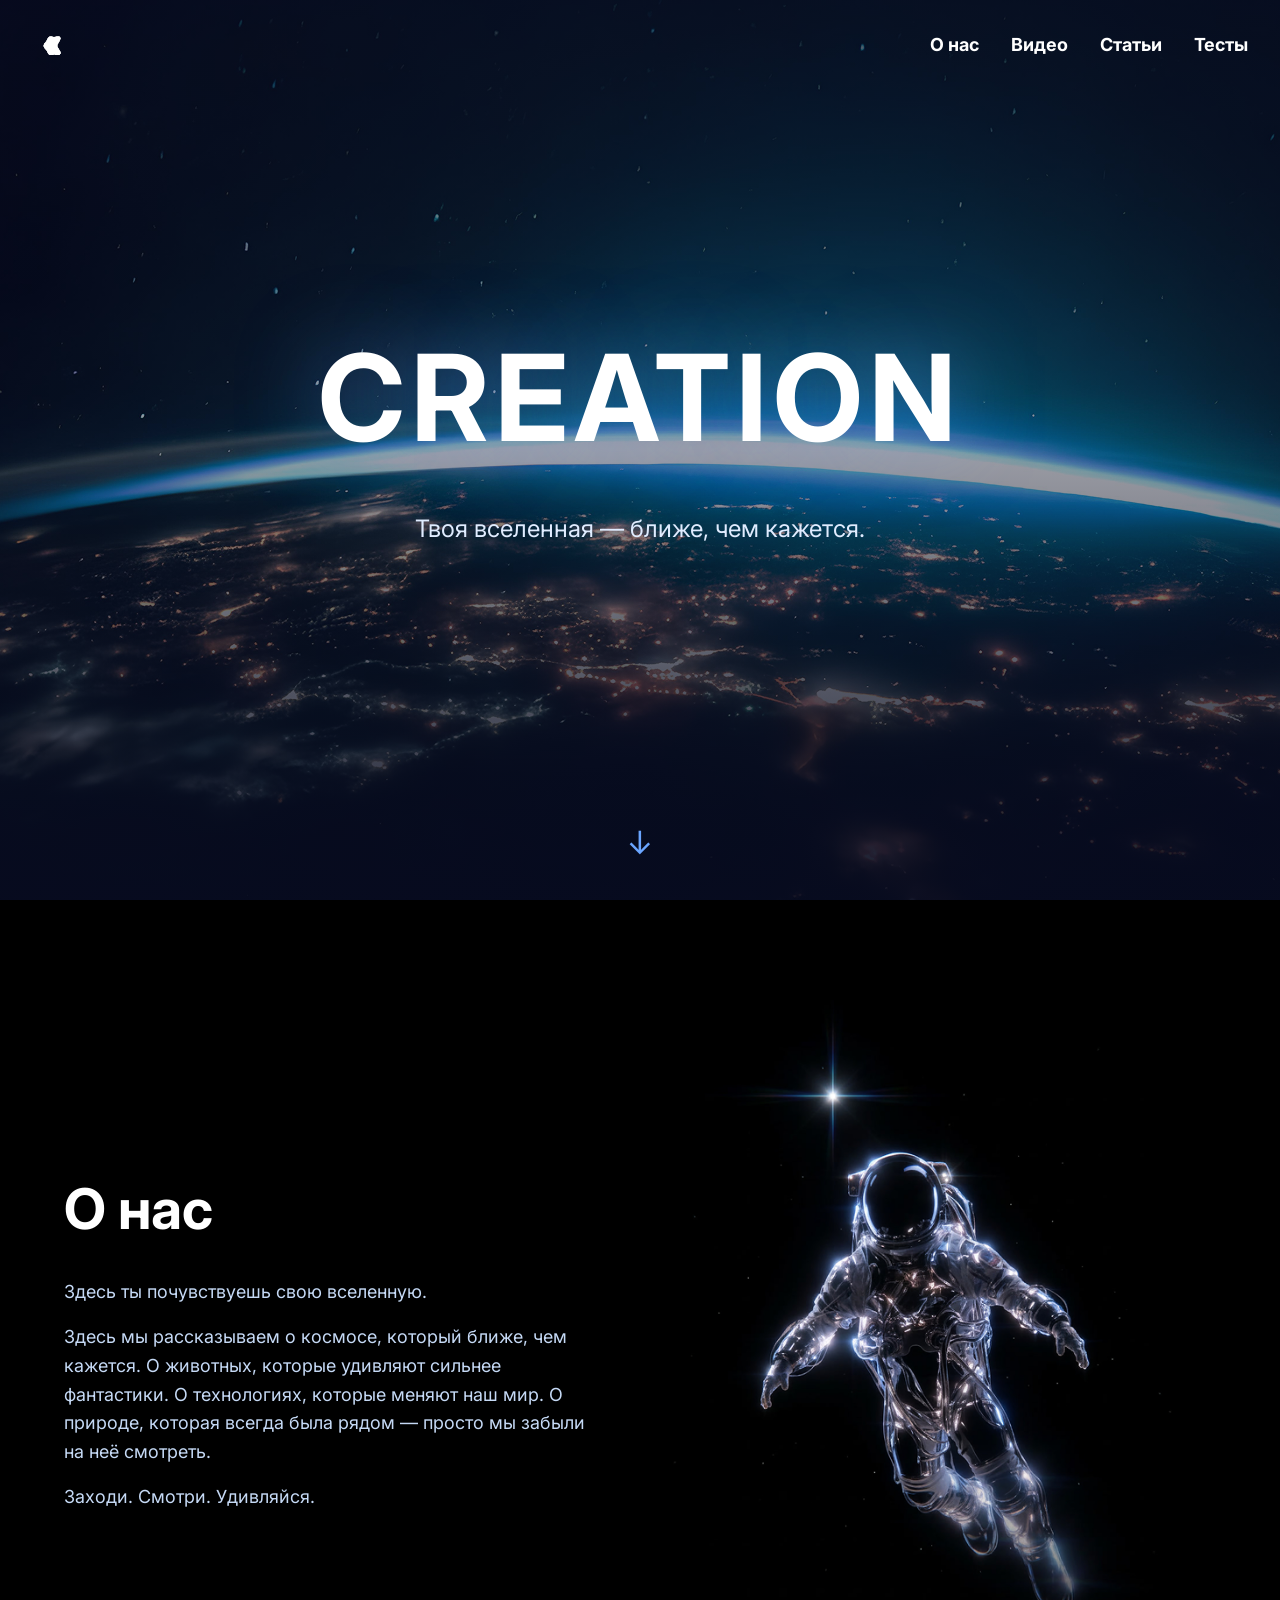
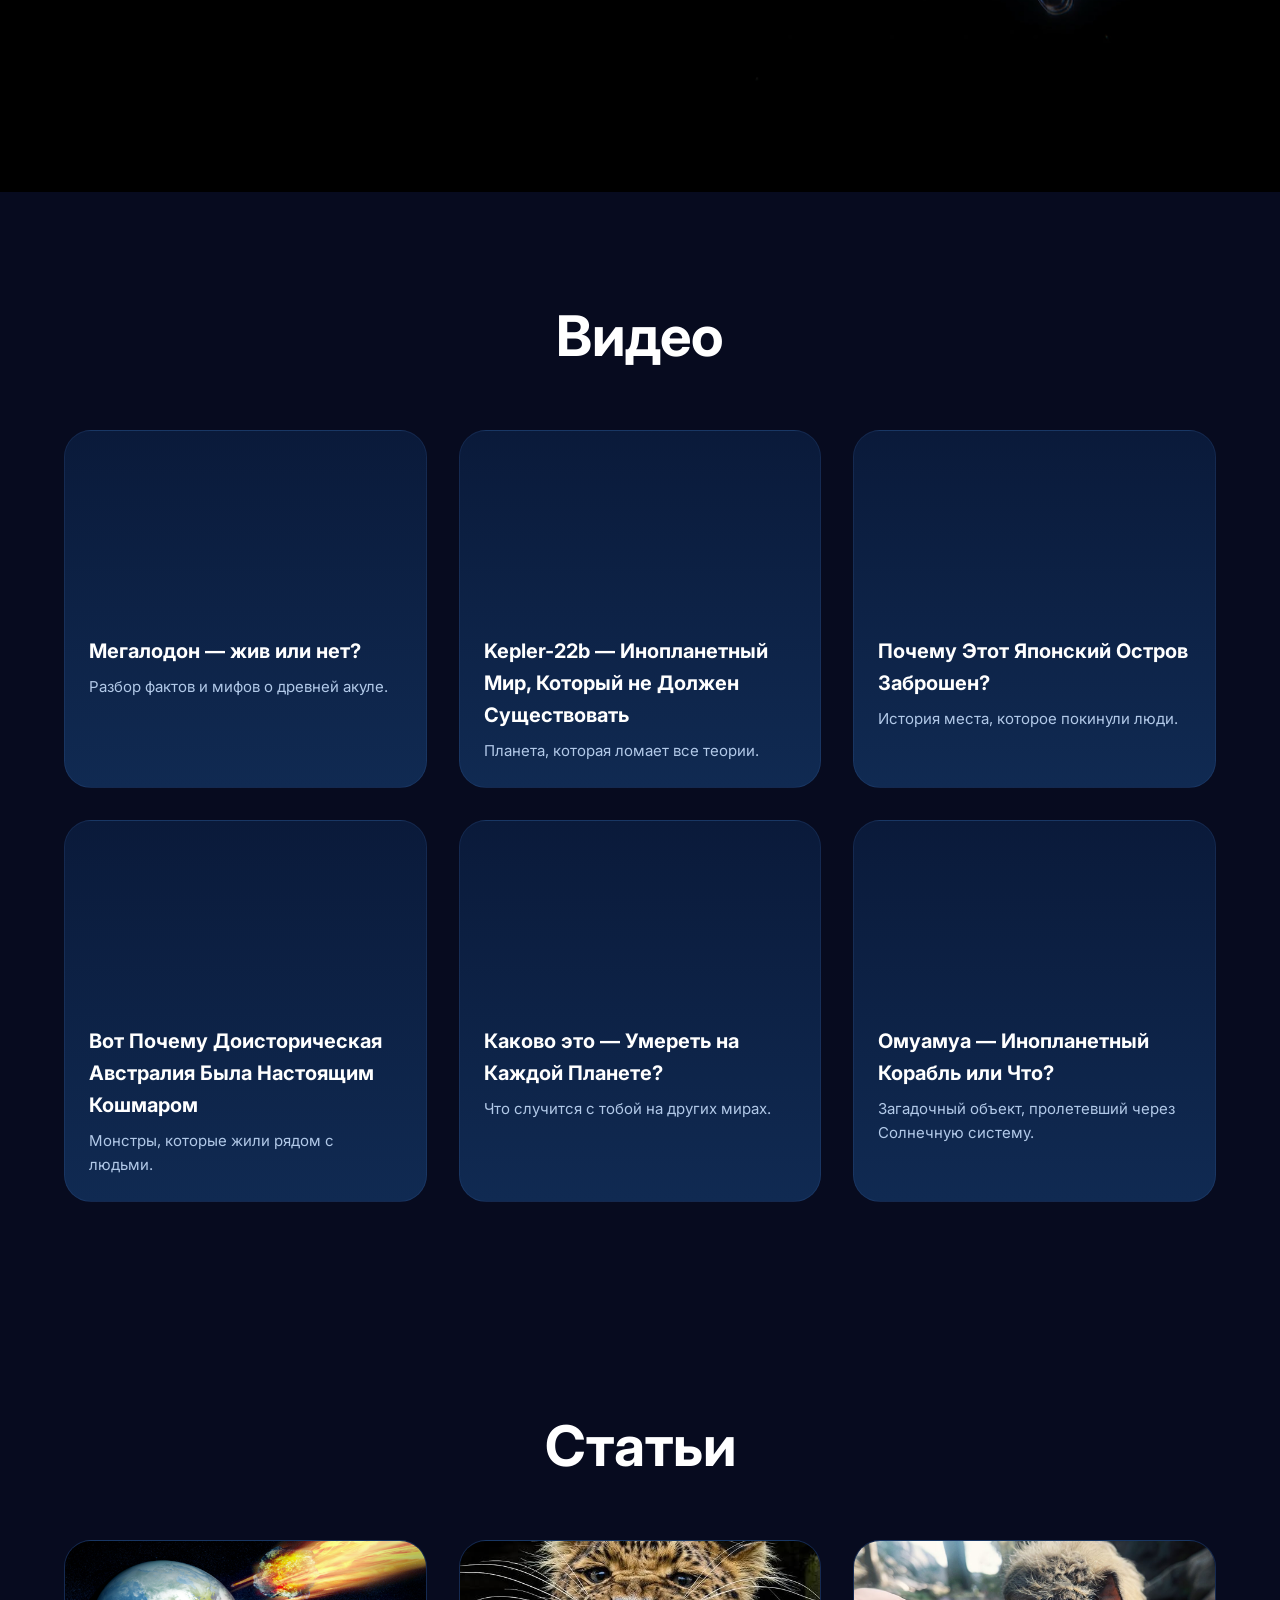
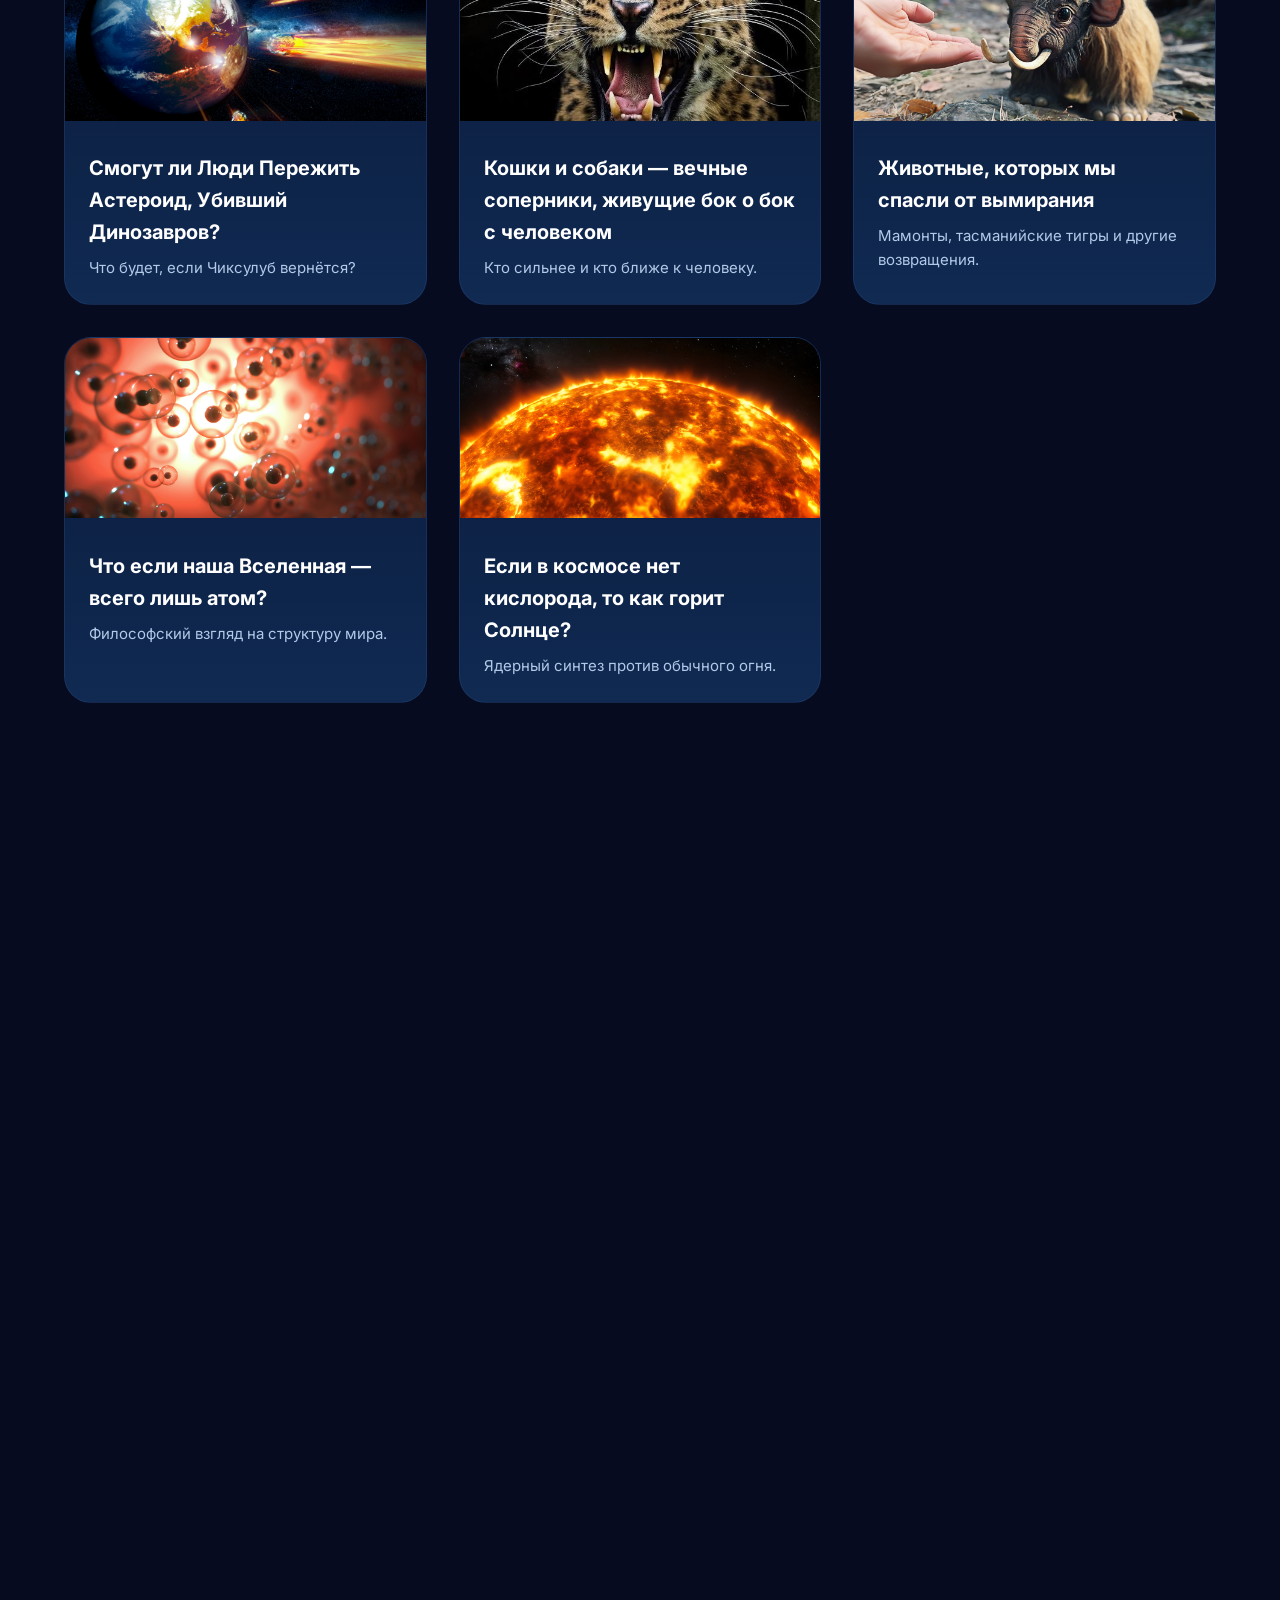
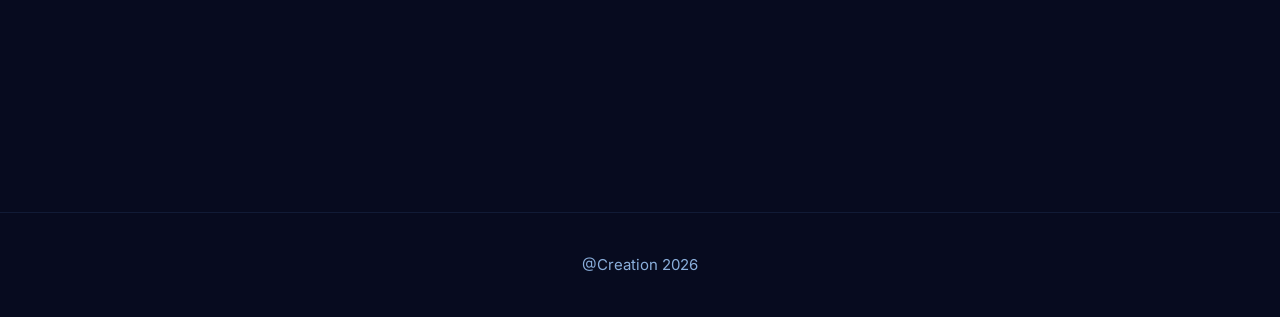
<file: index.html>
<!DOCTYPE html>
<html lang="ru">
<head>
    <meta charset="UTF-8" />
    <meta name="viewport" content="width=device-width, initial-scale=1.0" />
    <title>Creation — Твоя вселенная ближе, чем кажется</title>
    <link rel="preconnect" href="https://fonts.googleapis.com">
    <link rel="preconnect" href="https://fonts.gstatic.com" crossorigin>
    <link href="https://fonts.googleapis.com/css2?family=Inter:wght@400;600;700;900&display=swap" rel="stylesheet">
    <link rel="stylesheet" href="style.css" />
</head>
<body>

    <!-- ШАПКА -->
    <header class="hero">
        <nav class="nav">
            <div class="logo">
                <img src="images/logo.png" alt="Creation" />
            </div>
            <div class="nav-links">
                <a href="#about">О нас</a>
                <a href="#video">Видео</a>
                <a href="#articles">Статьи</a>
                <a href="#tests">Тесты</a>
            </div>
        </nav>
        <div class="hero-content">
            <h1>CREATION</h1>
            <p>Твоя вселенная — ближе, чем кажется.</p>
        </div>
        <div class="scroll-indicator">↓</div>
    </header>

    <!-- О НАС -->
    <section class="about reveal" id="about">
        <div class="container about-grid">
            <div class="about-text">
                <h2>О нас</h2>
                <p>Здесь ты почувствуешь свою вселенную.</p>
                <p>Здесь мы рассказываем о космосе, который ближе, чем кажется. О животных, которые удивляют сильнее фантастики. О технологиях, которые меняют наш мир. О природе, которая всегда была рядом — просто мы забыли на неё смотреть.</p>
                <p>Заходи. Смотри. Удивляйся.</p>
            </div>
            <div class="about-image">
                <img src="images/astronaut.png" alt="Астронавт" />
            </div>
        </div>
    </section>

    <!-- ВИДЕО -->
    <section class="video reveal" id="video">
        <div class="container">
            <h2>Видео</h2>
            <div class="cards">
                <div class="card">
                    <iframe src="https://vkvideo.ru/video_ext.php?oid=-218439981&id=456239287&hash=de2bb374d30e2c2c&hd=4" allowfullscreen></iframe>
                    <div class="card-info">
                        <h3>Мегалодон — жив или нет?</h3>
                        <p>Разбор фактов и мифов о древней акуле.</p>
                    </div>
                </div>
                <div class="card">
                    <iframe src="https://vkvideo.ru/video_ext.php?oid=-218439981&id=456239255&hash=7650df30e687aa9b&hd=4" allowfullscreen></iframe>
                    <div class="card-info">
                        <h3>Kepler-22b — Инопланетный Мир, Который не Должен Существовать</h3>
                        <p>Планета, которая ломает все теории.</p>
                    </div>
                </div>
                <div class="card">
                    <iframe src="https://vkvideo.ru/video_ext.php?oid=-218439981&id=456239254&hash=e737dfb72e11c204&hd=4" allowfullscreen></iframe>
                    <div class="card-info">
                        <h3>Почему Этот Японский Остров Заброшен?</h3>
                        <p>История места, которое покинули люди.</p>
                    </div>
                </div>
                <div class="card">
                    <iframe src="https://vkvideo.ru/video_ext.php?oid=-218439981&id=456239249&hash=d5e476a7322c8f44&hd=4" allowfullscreen></iframe>
                    <div class="card-info">
                        <h3>Вот Почему Доисторическая Австралия Была Настоящим Кошмаром</h3>
                        <p>Монстры, которые жили рядом с людьми.</p>
                    </div>
                </div>
                <div class="card">
                    <iframe src="https://vkvideo.ru/video_ext.php?oid=-218439981&id=456239241&hash=634c8dbf50a5b9b9&hd=4" allowfullscreen></iframe>
                    <div class="card-info">
                        <h3>Каково это — Умереть на Каждой Планете?</h3>
                        <p>Что случится с тобой на других мирах.</p>
                    </div>
                </div>
                <div class="card">
                    <iframe src="https://vkvideo.ru/video_ext.php?oid=-218439981&id=456239242&hash=7cb944dc60ce0223&hd=4" allowfullscreen></iframe>
                    <div class="card-info">
                        <h3>Омуамуа — Инопланетный Корабль или Что?</h3>
                        <p>Загадочный объект, пролетевший через Солнечную систему.</p>
                    </div>
                </div>
            </div>
        </div>
    </section>

    <!-- СТАТЬИ -->
    <section class="articles reveal" id="articles">
        <div class="container">
            <h2>Статьи</h2>
            <div class="cards">
                <a class="card" href="https://dzen.ru/a/Zp0qMAXLX3EiZTtD" target="_blank">
                    <img src="images/article-5.jpg" alt="Статья 1" />
                    <div class="card-info">
                        <h3>Смогут ли Люди Пережить Астероид, Убивший Динозавров?</h3>
                        <p>Что будет, если Чиксулуб вернётся?</p>
                    </div>
                </a>
                <a class="card" href="https://dzen.ru/a/aBX8T81dVy4YUMXa" target="_blank">
                    <img src="images/article-1.jpg" alt="Статья 2" />
                    <div class="card-info">
                        <h3>Кошки и собаки — вечные соперники, живущие бок о бок с человеком</h3>
                        <p>Кто сильнее и кто ближе к человеку.</p>
                    </div>
                </a>
                <a class="card" href="https://dzen.ru/a/ZqUcMtZQ5lzDeufb" target="_blank">
                    <img src="images/article-2.jpg" alt="Статья 3" />
                    <div class="card-info">
                        <h3>Животные, которых мы спасли от вымирания</h3>
                        <p>Мамонты, тасманийские тигры и другие возвращения.</p>
                    </div>
                </a>
                <a class="card" href="https://dzen.ru/a/ZqPTDhORpBFVFWSX" target="_blank">
                    <img src="images/article-3.jpg" alt="Статья 4" />
                    <div class="card-info">
                        <h3>Что если наша Вселенная — всего лишь атом?</h3>
                        <p>Философский взгляд на структуру мира.</p>
                    </div>
                </a>
                <a class="card" href="https://dzen.ru/a/Zp5IUwvOgj-V2oVe" target="_blank">
                    <img src="images/article-4.jpg" alt="Статья 5" />
                    <div class="card-info">
                        <h3>Если в космосе нет кислорода, то как горит Солнце?</h3>
                        <p>Ядерный синтез против обычного огня.</p>
                    </div>
                </a>
            </div>
        </div>
    </section>

    <!-- ТЕСТЫ -->
    <section class="tests reveal" id="tests">
        <div class="container">
            <h2>Тесты</h2>
            <div class="cards">
                <div class="card" onclick="startQuiz(0)">
                    <div class="card-info">
                        <h3>🧠 Тест про осьминогов</h3>
                        <p>Проверь, что ты знаешь об этих удивительных существах.</p>
                    </div>
                </div>
                <div class="card" onclick="startQuiz(1)">
                    <div class="card-info">
                        <h3>🌌 Тест про космос</h3>
                        <p>Сможешь ли ты стать космонавтом?</p>
                    </div>
                </div>
                <div class="card" onclick="startQuiz(2)">
                    <div class="card-info">
                        <h3>🦈 Тест про мегалодона</h3>
                        <p>Проверь свои знания о древней акуле.</p>
                    </div>
                </div>
                <div class="card" onclick="startQuiz(3)">
                    <div class="card-info">
                        <h3>🌍 Тест про природу</h3>
                        <p>Что ты знаешь о нашей планете?</p>
                    </div>
                </div>
                <div class="card" onclick="startQuiz(4)">
                    <div class="card-info">
                        <h3>🔬 Тест про науку</h3>
                        <p>Основы физики, химии и биологии.</p>
                    </div>
                </div>
                <div class="card" onclick="startQuiz(5)">
                    <div class="card-info">
                        <h3>🐋 Тест про китов</h3>
                        <p>Самые большие существа на Земле.</p>
                    </div>
                </div>
            </div>
        </div>
    </section>

    <!-- МОДАЛЬНОЕ ОКНО ДЛЯ ТЕСТОВ -->
    <div id="quizModal" class="modal">
        <div class="modal-content quiz-content">
            <span class="close" onclick="closeQuiz()">&times;</span>
            <div id="quizContainer"></div>
        </div>
    </div>

    <!-- ФИНАЛ -->
    <section class="final reveal">
        <div class="container">
            <h2>Скоро мы добавим много всего интересного</h2>
            <p>Спасибо, что вы с нами ❤️</p>
        </div>
    </section>

    <!-- ПОДВАЛ -->
    <footer>
        <div class="container">
            <p>@Creation 2026</p>
        </div>
    </footer>

    <script src="script.js"></script>
</body>
</html>
</file>
<file: style.css>
* { margin: 0; padding: 0; box-sizing: border-box; }

html { scroll-behavior: smooth; }

body {
    font-family: 'Inter', 'Segoe UI', system-ui, -apple-system, sans-serif;
    background: #070b1f;
    color: #e0ecff;
    line-height: 1.6;
    overflow-x: hidden;
}

.container { max-width: 1200px; margin: 0 auto; padding: 0 24px; }

/* ==================== ШАПКА ==================== */
.hero {
    min-height: 100vh;
    background: url('images/hero-bg.jpg') center/cover no-repeat;
    position: relative;
    display: flex;
    flex-direction: column;
    overflow: hidden;
}
.hero::before {
    content: '';
    position: absolute; inset: 0;
    background: linear-gradient(180deg, rgba(7,11,31,0.7) 0%, rgba(7,11,31,0.4) 50%, rgba(7,11,31,0.95) 100%);
}
.nav {
    position: relative;
    z-index: 2;
    display: flex;
    justify-content: space-between;
    align-items: center;
    padding: 24px 32px;
    animation: fadeDown 1s ease;
}
.logo img {
    height: 42px;
    width: auto;
    display: block;
    transition: transform 0.3s ease;
}
.logo img:hover { transform: scale(1.1) rotate(-3deg); }
.nav-links { display: flex; gap: 32px; }
.nav-links a {
    font-family: 'Inter', sans-serif;
    font-weight: 700;
    color: #fff;
    text-decoration: none;
    font-size: 18px;
    position: relative;
    transition: color 0.3s ease;
}
.nav-links a::after {
    content: '';
    position: absolute;
    bottom: -6px;
    left: 0;
    width: 0;
    height: 2px;
    background: #6aa5ff;
    transition: width 0.3s ease;
}
.nav-links a:hover { color: #6aa5ff; }
.nav-links a:hover::after { width: 100%; }

.hero-content {
    position: relative;
    z-index: 2;
    flex: 1;
    display: flex;
    flex-direction: column;
    justify-content: center;
    align-items: center;
    text-align: center;
    padding-bottom: 140px;
}
.hero-content h1 {
    font-family: 'Inter', sans-serif;
    font-weight: 700;
    font-size: 120px;
    color: #fff;
    letter-spacing: 0.05em;
    text-shadow: 0 0 80px rgba(106, 165, 255, 0.5);
    animation: glowPulse 3s ease-in-out infinite;
}
.hero-content p {
    font-family: 'Inter', sans-serif;
    font-weight: 400;
    font-size: 24px;
    color: #e0ecff;
    margin-top: 16px;
    animation: fadeUp 1.2s ease;
}

.scroll-indicator {
    position: absolute;
    bottom: 32px;
    left: 50%;
    transform: translateX(-50%);
    color: #6aa5ff;
    font-size: 32px;
    animation: bounce 2s infinite;
    z-index: 3;
}

@keyframes glowPulse {
    0%, 100% { text-shadow: 0 0 80px rgba(106, 165, 255, 0.5); }
    50% { text-shadow: 0 0 120px rgba(106, 165, 255, 0.9); }
}
@keyframes fadeDown {
    from { opacity: 0; transform: translateY(-30px); }
    to { opacity: 1; transform: translateY(0); }
}
@keyframes fadeUp {
    from { opacity: 0; transform: translateY(30px); }
    to { opacity: 1; transform: translateY(0); }
}
@keyframes bounce {
    0%, 100% { transform: translateX(-50%) translateY(0); }
    50% { transform: translateX(-50%) translateY(10px); }
}

/* ==================== СЕКЦИИ ==================== */
section { padding: 100px 0; position: relative; }

h2 {
    font-family: 'Inter', sans-serif;
    font-size: 56px;
    font-weight: 700;
    color: #fff;
    text-align: center;
    margin-bottom: 48px;
}

.reveal {
    opacity: 0;
    transform: translateY(60px);
    transition: opacity 1s ease, transform 1s ease;
}
.reveal.active {
    opacity: 1;
    transform: translateY(0);
}

/* ==================== О НАС ==================== */
.about { background: #000000; }
.about-grid {
    display: grid;
    grid-template-columns: 1fr 1fr;
    gap: 64px;
    align-items: center;
}
.about-text h2 { text-align: left; margin-bottom: 24px; }
.about-text p {
    font-size: 18px;
    color: #c5d9f5;
    margin-bottom: 16px;
    transition: transform 0.3s ease;
}
.about-text p:hover {
    transform: translateX(8px);
    color: #fff;
}
.about-image img {
    width: 100%;
    max-width: 500px;
    animation: float 6s ease-in-out infinite;
}

@keyframes float {
    0%, 100% { transform: translateY(0); }
    50% { transform: translateY(-20px); }
}

/* ==================== КАРТОЧКИ ==================== */
.cards {
    display: grid;
    grid-template-columns: repeat(auto-fit, minmax(280px, 1fr));
    gap: 32px;
}
.card {
    background: linear-gradient(180deg, #0a1a3a 0%, #102a52 100%);
    border-radius: 27px;
    overflow: hidden;
    transition: all 0.4s cubic-bezier(0.4, 0, 0.2, 1);
    cursor: pointer;
    text-decoration: none;
    color: inherit;
    display: block;
    border: 1px solid rgba(106, 165, 255, 0.1);
    position: relative;
}
.card::before {
    content: '';
    position: absolute;
    inset: 0;
    background: radial-gradient(circle at var(--x, 50%) var(--y, 50%), rgba(106, 165, 255, 0.15) 0%, transparent 60%);
    opacity: 0;
    transition: opacity 0.4s ease;
    pointer-events: none;
}
.card:hover::before { opacity: 1; }
.card:hover {
    transform: translateY(-12px) scale(1.02);
    box-shadow: 0 30px 60px rgba(106, 165, 255, 0.25);
    border-color: rgba(106, 165, 255, 0.4);
}
.card img {
    width: 100%;
    height: 180px;
    object-fit: cover;
    transition: transform 0.5s ease;
}
.card:hover img { transform: scale(1.08); }
.card-info { padding: 24px; }
.card-info h3 {
    font-size: 20px;
    color: #fff;
    margin-bottom: 8px;
    transition: color 0.3s ease;
}
.card:hover .card-info h3 { color: #6aa5ff; }
.card-info p { font-size: 15px; color: #b2c9e8; }

.card iframe {
    width: 100%;
    height: 180px;
    border: none;
    border-radius: 27px 27px 0 0;
    display: block;
    transition: transform 0.5s ease;
}
.card:hover iframe { transform: scale(1.05); }

/* ==================== МОДАЛЬНЫЕ ОКНА ==================== */
.modal {
    display: none;
    position: fixed;
    inset: 0;
    background: rgba(0, 0, 0, 0.9);
    z-index: 1000;
    justify-content: center;
    align-items: center;
    padding: 24px;
    backdrop-filter: blur(8px);
}
.modal.active { display: flex; animation: fadeIn 0.3s ease; }
.modal-content {
    background: linear-gradient(180deg, #0a1a3a 0%, #070b1f 100%);
    border-radius: 27px;
    max-width: 900px;
    width: 100%;
    padding: 24px;
    position: relative;
    border: 1px solid rgba(106, 165, 255, 0.2);
    box-shadow: 0 30px 80px rgba(0, 0, 0, 0.6);
}
.close {
    position: absolute;
    top: 16px;
    right: 24px;
    font-size: 36px;
    color: #fff;
    cursor: pointer;
    transition: all 0.3s ease;
    line-height: 1;
}
.close:hover { transform: rotate(90deg) scale(1.2); color: #6aa5ff; }
.quiz-content { max-width: 700px; }

@keyframes fadeIn {
    from { opacity: 0; }
    to { opacity: 1; }
}

/* ==================== ТЕСТЫ ==================== */
.quiz-question {
    font-size: 24px;
    color: #fff;
    margin-bottom: 24px;
    animation: fadeUp 0.4s ease;
}
.quiz-options {
    display: flex;
    flex-direction: column;
    gap: 12px;
}
.quiz-option {
    padding: 16px 24px;
    background: rgba(255, 255, 255, 0.05);
    border: 1px solid rgba(255, 255, 255, 0.1);
    border-radius: 16px;
    color: #e0ecff;
    font-size: 18px;
    cursor: pointer;
    transition: all 0.3s ease;
    position: relative;
    overflow: hidden;
}
.quiz-option::before {
    content: '';
    position: absolute;
    top: 50%;
    left: 50%;
    width: 0;
    height: 0;
    background: rgba(106, 165, 255, 0.3);
    border-radius: 50%;
    transform: translate(-50%, -50%);
    transition: width 0.4s ease, height 0.4s ease;
}
.quiz-option:hover::before { width: 400px; height: 400px; }
.quiz-option:hover {
    background: rgba(106, 165, 255, 0.15);
    border-color: #6aa5ff;
    transform: translateX(8px);
}
.quiz-option.correct {
    background: rgba(52, 196, 113, 0.25);
    border-color: #34c471;
    color: #fff;
    transform: scale(1.03);
}
.quiz-option.wrong {
    background: rgba(255, 80, 80, 0.25);
    border-color: #ff5555;
    color: #fff;
    animation: shake 0.4s ease;
}
.quiz-result {
    margin-top: 24px;
    text-align: center;
    font-size: 20px;
    color: #fff;
    animation: fadeUp 0.5s ease;
}

@keyframes shake {
    0%, 100% { transform: translateX(0); }
    25% { transform: translateX(-10px); }
    75% { transform: translateX(10px); }
}

/* ==================== ФИНАЛ ==================== */
.final {
    background: linear-gradient(180deg, #070b1f 0%, #0a1a3a 50%, #0a1a3a 100%);
    text-align: center;
    padding: 120px 0;
}
.final h2 {
    font-size: 42px;
    animation: glowPulse 4s ease-in-out infinite;
}
.final p { font-size: 20px; color: #c5d9f5; margin-top: 16px; }

/* ==================== ПОДВАЛ ==================== */
footer {
    background: #070b1f;
    padding: 40px 0;
    text-align: center;
    color: #8aaedb;
    font-size: 15px;
    border-top: 1px solid rgba(106, 165, 255, 0.1);
}
footer p { transition: color 0.3s ease; }
footer p:hover { color: #6aa5ff; }

/* ==================== МОБИЛЬНАЯ АДАПТАЦИЯ ==================== */
@media (max-width: 768px) {
    .nav {
        position: relative;
        display: flex;
        justify-content: space-between;
        align-items: center;
        padding: 16px 16px 8px;
        gap: 8px;
        flex-wrap: nowrap;
    }
    .logo {
        display: flex;
        align-items: center;
        flex-shrink: 0;
    }
    .logo img {
        height: 28px;
        width: auto;
    }
    .nav-links {
        display: flex;
        gap: 12px;
        flex-shrink: 1;
        overflow: hidden;
    }
    .nav-links a {
        font-size: 12px;
        font-weight: 600;
        white-space: nowrap;
    }
    .hero-content {
        padding: 40px 16px 100px;
    }
    .hero-content h1 {
        font-size: 48px;
        letter-spacing: 0.02em;
        line-height: 1.1;
    }
    .hero-content p {
        font-size: 14px;
        margin-top: 10px;
        line-height: 1.4;
    }
    .scroll-indicator {
        font-size: 20px;
        bottom: 20px;
    }

    section { padding: 60px 0; }
    h2 { font-size: 28px; margin-bottom: 24px; }

    .about { padding: 60px 0; }
    .about-grid {
        grid-template-columns: 1fr;
        gap: 32px;
    }
    .about-image img {
        max-width: 240px;
        margin: 0 auto;
        display: block;
    }
    .about-text h2 { text-align: center; }
    .about-text p {
        text-align: center;
        font-size: 15px;
    }

    .cards {
        grid-template-columns: 1fr;
        gap: 20px;
    }
    .card-info { padding: 16px; }
    .card-info h3 { font-size: 16px; }
    .card-info p { font-size: 13px; }
    .card iframe { height: 200px; }
    .card img { height: 200px; }

    .final { padding: 70px 0; }
    .final h2 { font-size: 20px; }
    .final p { font-size: 15px; }

    footer { padding: 24px 0; font-size: 13px; }
}
</file>
